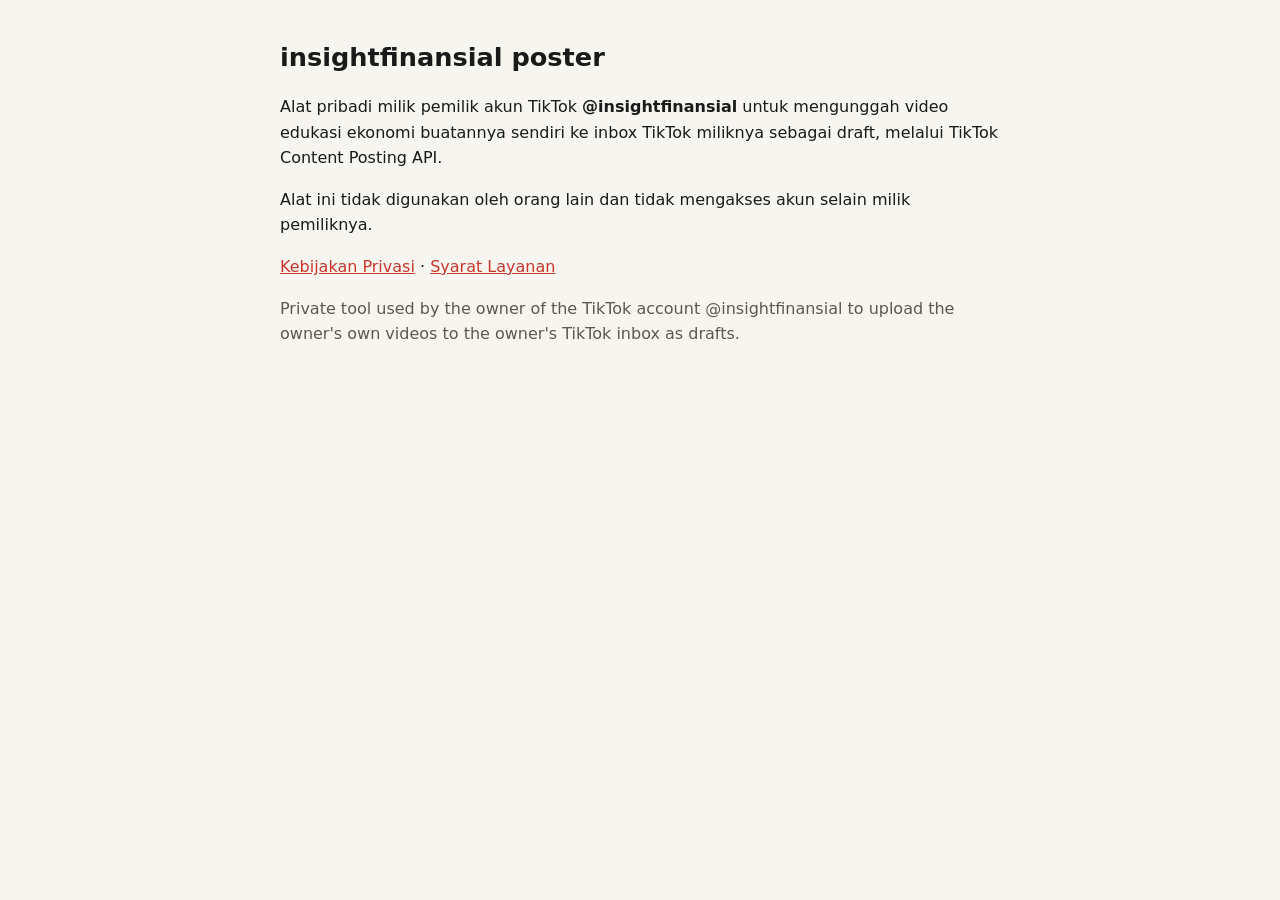
<file: docs/index.html>
<!doctype html><html lang="id"><head><meta charset="utf-8"><meta name="viewport" content="width=device-width,initial-scale=1">
<title>insightfinansial poster</title><link rel="stylesheet" href="style.css"></head><body><main>
<h1>insightfinansial poster</h1>
<p>Alat pribadi milik pemilik akun TikTok <strong>@insightfinansial</strong> untuk mengunggah video edukasi ekonomi buatannya sendiri ke inbox TikTok miliknya sebagai draft, melalui TikTok Content Posting API.</p>
<p>Alat ini tidak digunakan oleh orang lain dan tidak mengakses akun selain milik pemiliknya.</p>
<p><a href="privacy.html">Kebijakan Privasi</a> · <a href="terms.html">Syarat Layanan</a></p>
<p class="muted">Private tool used by the owner of the TikTok account @insightfinansial to upload the owner's own videos to the owner's TikTok inbox as drafts.</p>
</main></body></html>
</file>
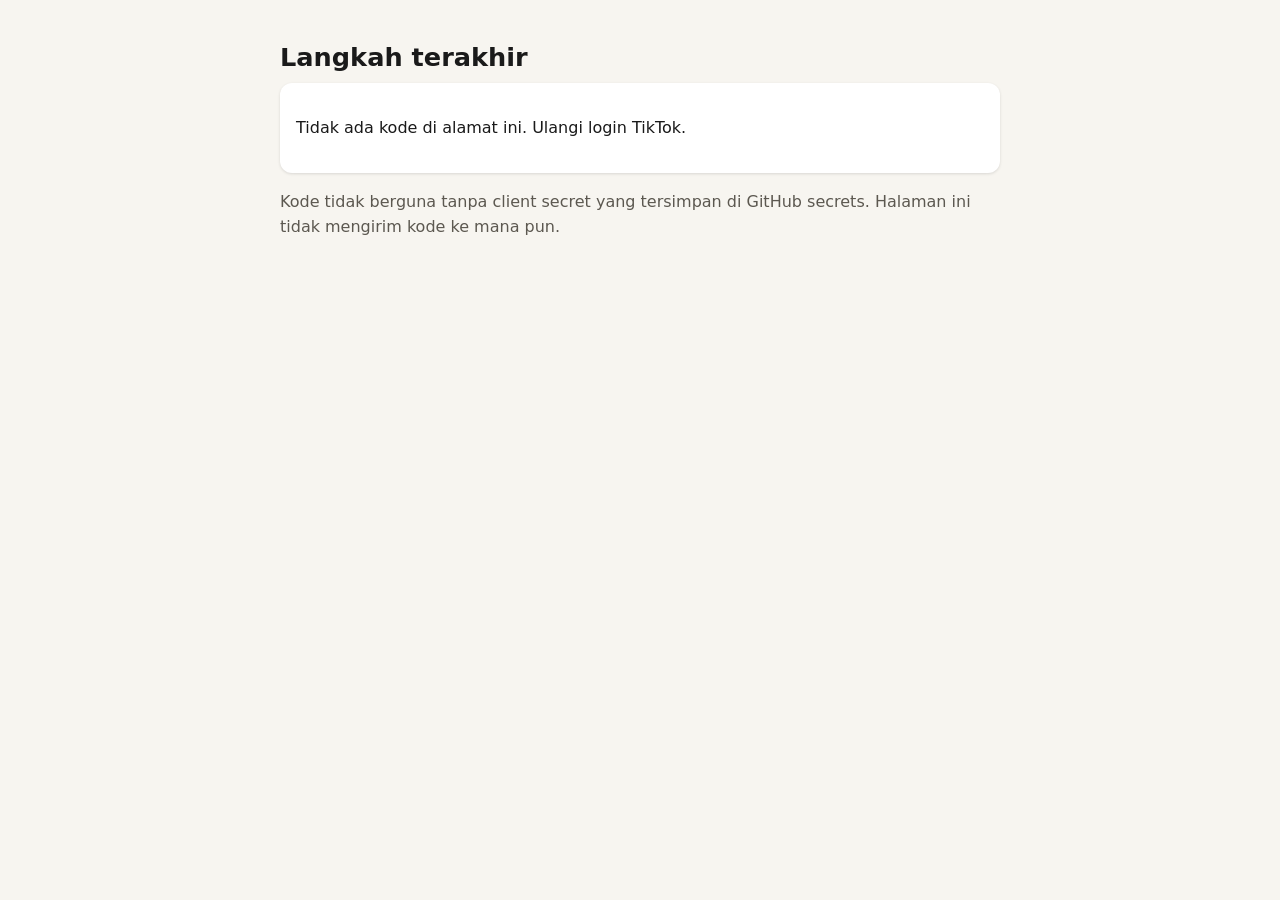
<file: docs/callback.html>
<!doctype html><html lang="id"><head><meta charset="utf-8"><meta name="viewport" content="width=device-width,initial-scale=1">
<meta name="referrer" content="no-referrer"><title>TikTok terhubung</title><link rel="stylesheet" href="style.css">
<style>
textarea{width:100%;box-sizing:border-box;font:15px/1.4 ui-monospace,Consolas,monospace;padding:10px;border-radius:8px;border:2px solid var(--accent);background:var(--bg);color:var(--fg);resize:none}
.row{display:flex;gap:10px;flex-wrap:wrap;align-items:center;margin-top:10px}#status{font-weight:600}
ol{padding-left:1.2em}li{margin:.4em 0}
</style></head><body><main>
<h1>Langkah terakhir</h1>
<div id="ok" class="card" hidden>
<p><strong>1.</strong> Salin kode ini (sudah terblok otomatis, cukup tekan <kbd>Ctrl</kbd>+<kbd>C</kbd>, atau klik tombol):</p>
<textarea id="code" rows="4" readonly></textarea>
<div class="row"><button id="copy">Salin kode</button><span id="status"></span></div>
<p style="margin-top:18px"><strong>2.</strong> Buka <a id="run" target="_blank" rel="noopener" href="https://github.com/rifkysafa38-creator/tiktok-poster/actions/workflows/authorize.yml">workflow Authorize di GitHub ↗</a>, lalu:</p>
<ol><li>Klik tombol <strong>Run workflow</strong> (kanan).</li>
<li>Klik kolom <em>"The ?code=... value"</em>, tekan <kbd>Ctrl</kbd>+<kbd>V</kbd>.</li>
<li>Klik tombol hijau <strong>Run workflow</strong>.</li></ol>
<p class="muted">Kerjakan dalam beberapa menit: kode cepat kedaluwarsa dan hanya bisa dipakai sekali. Kalau kedaluwarsa, ulangi login TikTok.</p>
</div>
<div id="err" class="card" hidden><p>Tidak ada kode di alamat ini. Ulangi login TikTok.</p><p id="emsg" class="muted"></p></div>
<p class="muted">Kode tidak berguna tanpa client secret yang tersimpan di GitHub secrets. Halaman ini tidak mengirim kode ke mana pun.</p>
</main><script>
var p=new URLSearchParams(location.search),c=p.get('code'),ta=document.getElementById('code'),st=document.getElementById('status');
function sel(){ta.focus();ta.select();ta.setSelectionRange(0,ta.value.length)}
function fallback(){sel();var ok=false;try{ok=document.execCommand('copy')}catch(e){}
  st.textContent=ok?'Tersalin ✓':'Tidak bisa menyalin otomatis: kode sudah terblok, tekan Ctrl+C';}
if(c){document.getElementById('ok').hidden=false;ta.value=c;sel();
  ta.addEventListener('focus',sel);ta.addEventListener('click',sel);
  document.getElementById('copy').onclick=function(){
    if(navigator.clipboard&&window.isSecureContext){navigator.clipboard.writeText(c).then(function(){st.textContent='Tersalin ✓';sel()},fallback)}
    else fallback();};}
else{document.getElementById('err').hidden=false;document.getElementById('emsg').textContent=(p.get('error')||'')+' '+(p.get('error_description')||'')}
</script></body></html>
</file>
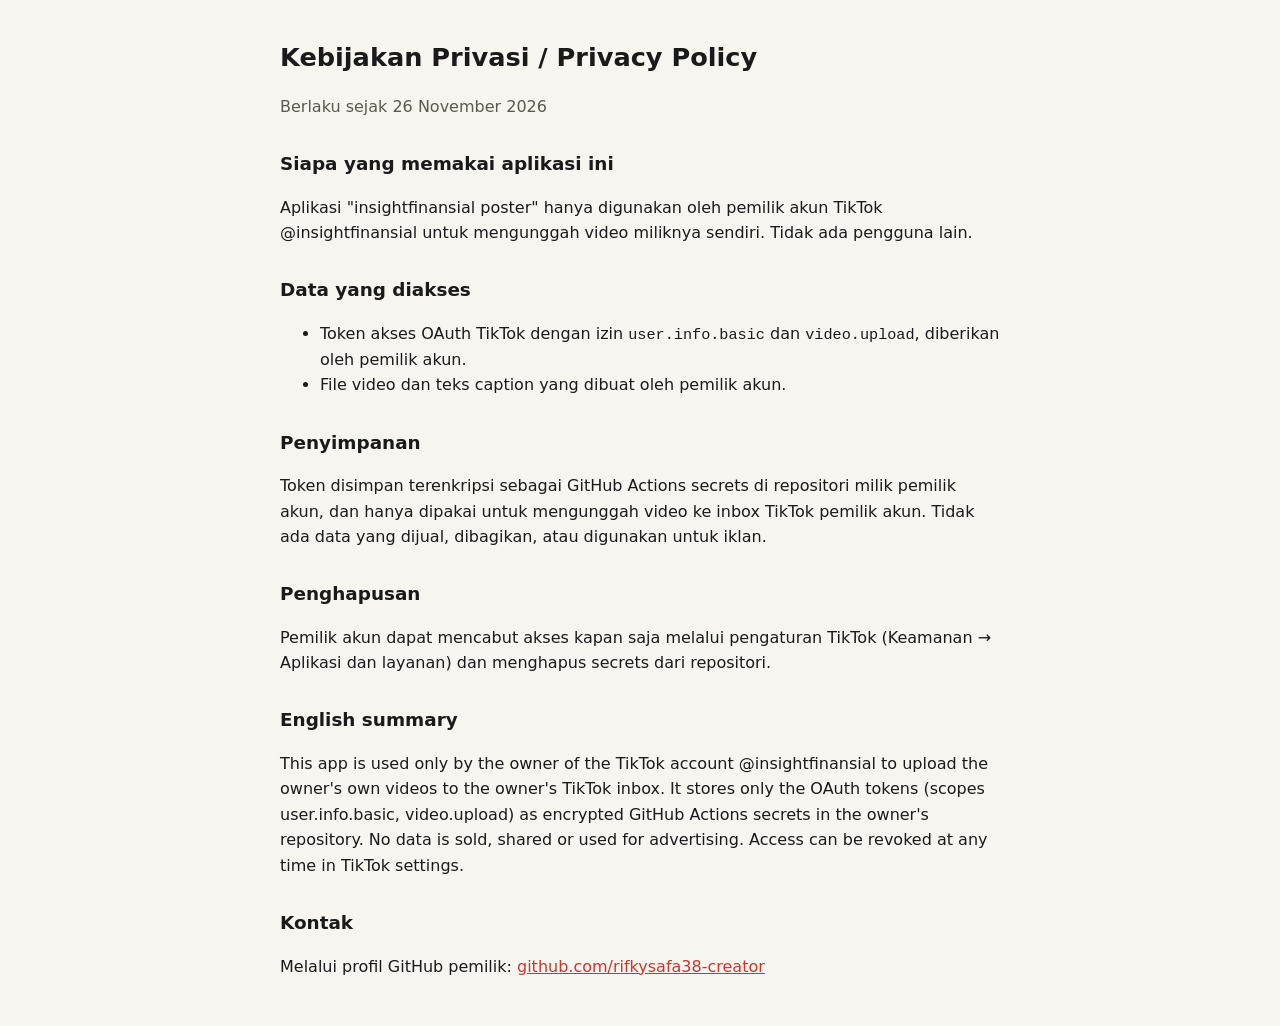
<file: docs/privacy.html>
<!doctype html><html lang="id"><head><meta charset="utf-8"><meta name="viewport" content="width=device-width,initial-scale=1">
<title>Kebijakan Privasi</title><link rel="stylesheet" href="style.css"></head><body><main>
<h1>Kebijakan Privasi / Privacy Policy</h1><p class="muted">Berlaku sejak 26 November 2026</p>
<h2>Siapa yang memakai aplikasi ini</h2>
<p>Aplikasi "insightfinansial poster" hanya digunakan oleh pemilik akun TikTok @insightfinansial untuk mengunggah video miliknya sendiri. Tidak ada pengguna lain.</p>
<h2>Data yang diakses</h2>
<ul><li>Token akses OAuth TikTok dengan izin <code>user.info.basic</code> dan <code>video.upload</code>, diberikan oleh pemilik akun.</li>
<li>File video dan teks caption yang dibuat oleh pemilik akun.</li></ul>
<h2>Penyimpanan</h2>
<p>Token disimpan terenkripsi sebagai GitHub Actions secrets di repositori milik pemilik akun, dan hanya dipakai untuk mengunggah video ke inbox TikTok pemilik akun. Tidak ada data yang dijual, dibagikan, atau digunakan untuk iklan.</p>
<h2>Penghapusan</h2>
<p>Pemilik akun dapat mencabut akses kapan saja melalui pengaturan TikTok (Keamanan → Aplikasi dan layanan) dan menghapus secrets dari repositori.</p>
<h2>English summary</h2>
<p>This app is used only by the owner of the TikTok account @insightfinansial to upload the owner's own videos to the owner's TikTok inbox. It stores only the OAuth tokens (scopes user.info.basic, video.upload) as encrypted GitHub Actions secrets in the owner's repository. No data is sold, shared or used for advertising. Access can be revoked at any time in TikTok settings.</p>
<h2>Kontak</h2><p>Melalui profil GitHub pemilik: <a href="https://github.com/rifkysafa38-creator">github.com/rifkysafa38-creator</a></p>
</main></body></html>
</file>
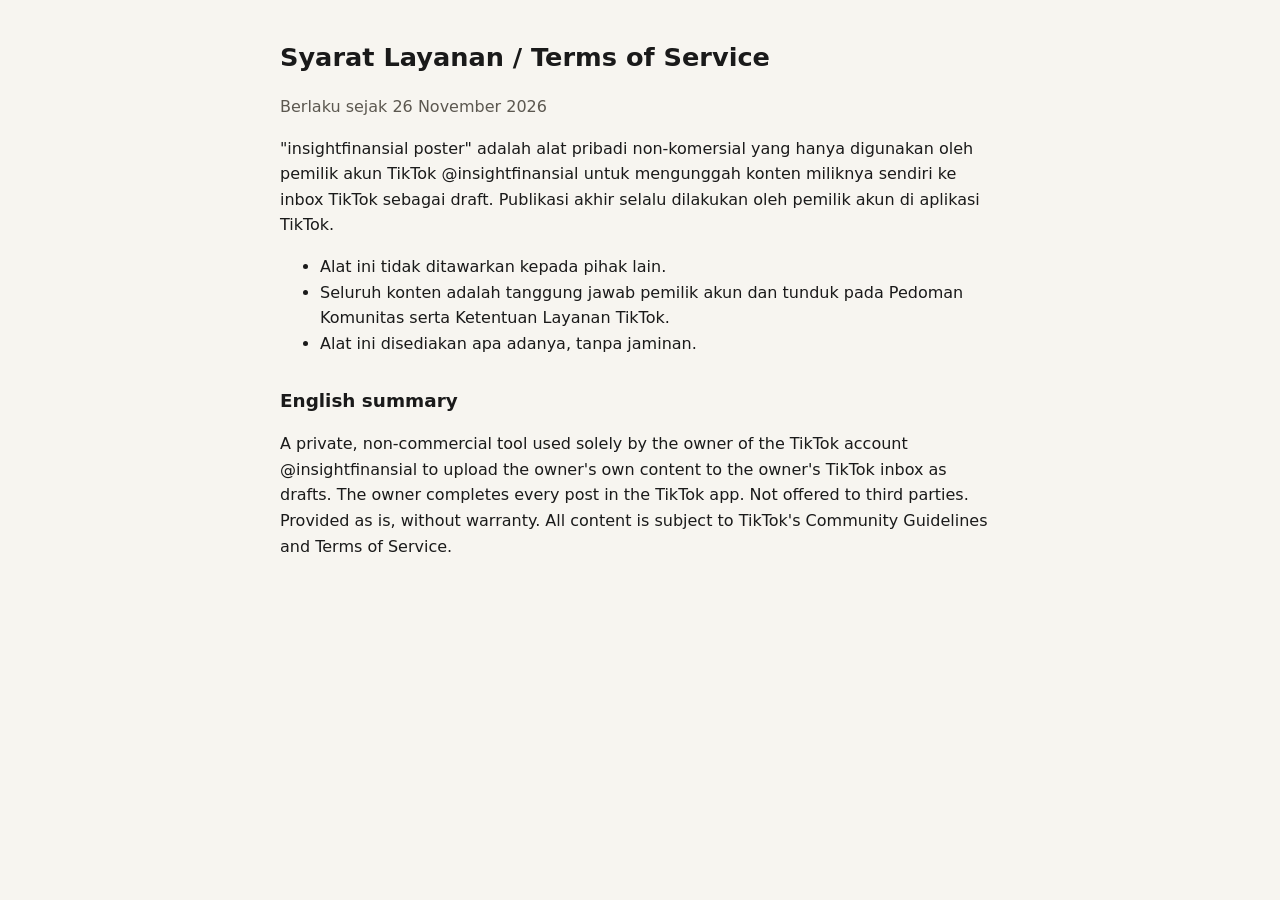
<file: docs/terms.html>
<!doctype html><html lang="id"><head><meta charset="utf-8"><meta name="viewport" content="width=device-width,initial-scale=1">
<title>Syarat Layanan</title><link rel="stylesheet" href="style.css"></head><body><main>
<h1>Syarat Layanan / Terms of Service</h1><p class="muted">Berlaku sejak 26 November 2026</p>
<p>"insightfinansial poster" adalah alat pribadi non-komersial yang hanya digunakan oleh pemilik akun TikTok @insightfinansial untuk mengunggah konten miliknya sendiri ke inbox TikTok sebagai draft. Publikasi akhir selalu dilakukan oleh pemilik akun di aplikasi TikTok.</p>
<ul><li>Alat ini tidak ditawarkan kepada pihak lain.</li>
<li>Seluruh konten adalah tanggung jawab pemilik akun dan tunduk pada Pedoman Komunitas serta Ketentuan Layanan TikTok.</li>
<li>Alat ini disediakan apa adanya, tanpa jaminan.</li></ul>
<h2>English summary</h2>
<p>A private, non-commercial tool used solely by the owner of the TikTok account @insightfinansial to upload the owner's own content to the owner's TikTok inbox as drafts. The owner completes every post in the TikTok app. Not offered to third parties. Provided as is, without warranty. All content is subject to TikTok's Community Guidelines and Terms of Service.</p>
</main></body></html>
</file>
<file: docs/style.css>
:root{--bg:#f7f5f0;--fg:#1a1a1a;--muted:#5c5850;--accent:#c8372d;--card:#fff}
@media (prefers-color-scheme:dark){:root{--bg:#121212;--fg:#eee;--muted:#aaa;--card:#1d1d1d}}
body{margin:0;background:var(--bg);color:var(--fg);font:16px/1.6 system-ui,-apple-system,Segoe UI,Roboto,sans-serif}
main{max-width:720px;margin:0 auto;padding:32px 16px}
h1{font-size:1.6rem;margin:.2em 0}h2{font-size:1.15rem;margin-top:1.6em}
.muted{color:var(--muted)}a{color:var(--accent)}
.card{background:var(--card);border-radius:12px;padding:16px;box-shadow:0 1px 3px rgba(0,0,0,.12)}
code{word-break:break-all;font-size:.95rem}button{font:inherit;padding:10px 16px;border-radius:8px;border:0;background:var(--accent);color:#fff;cursor:pointer}
</file>
